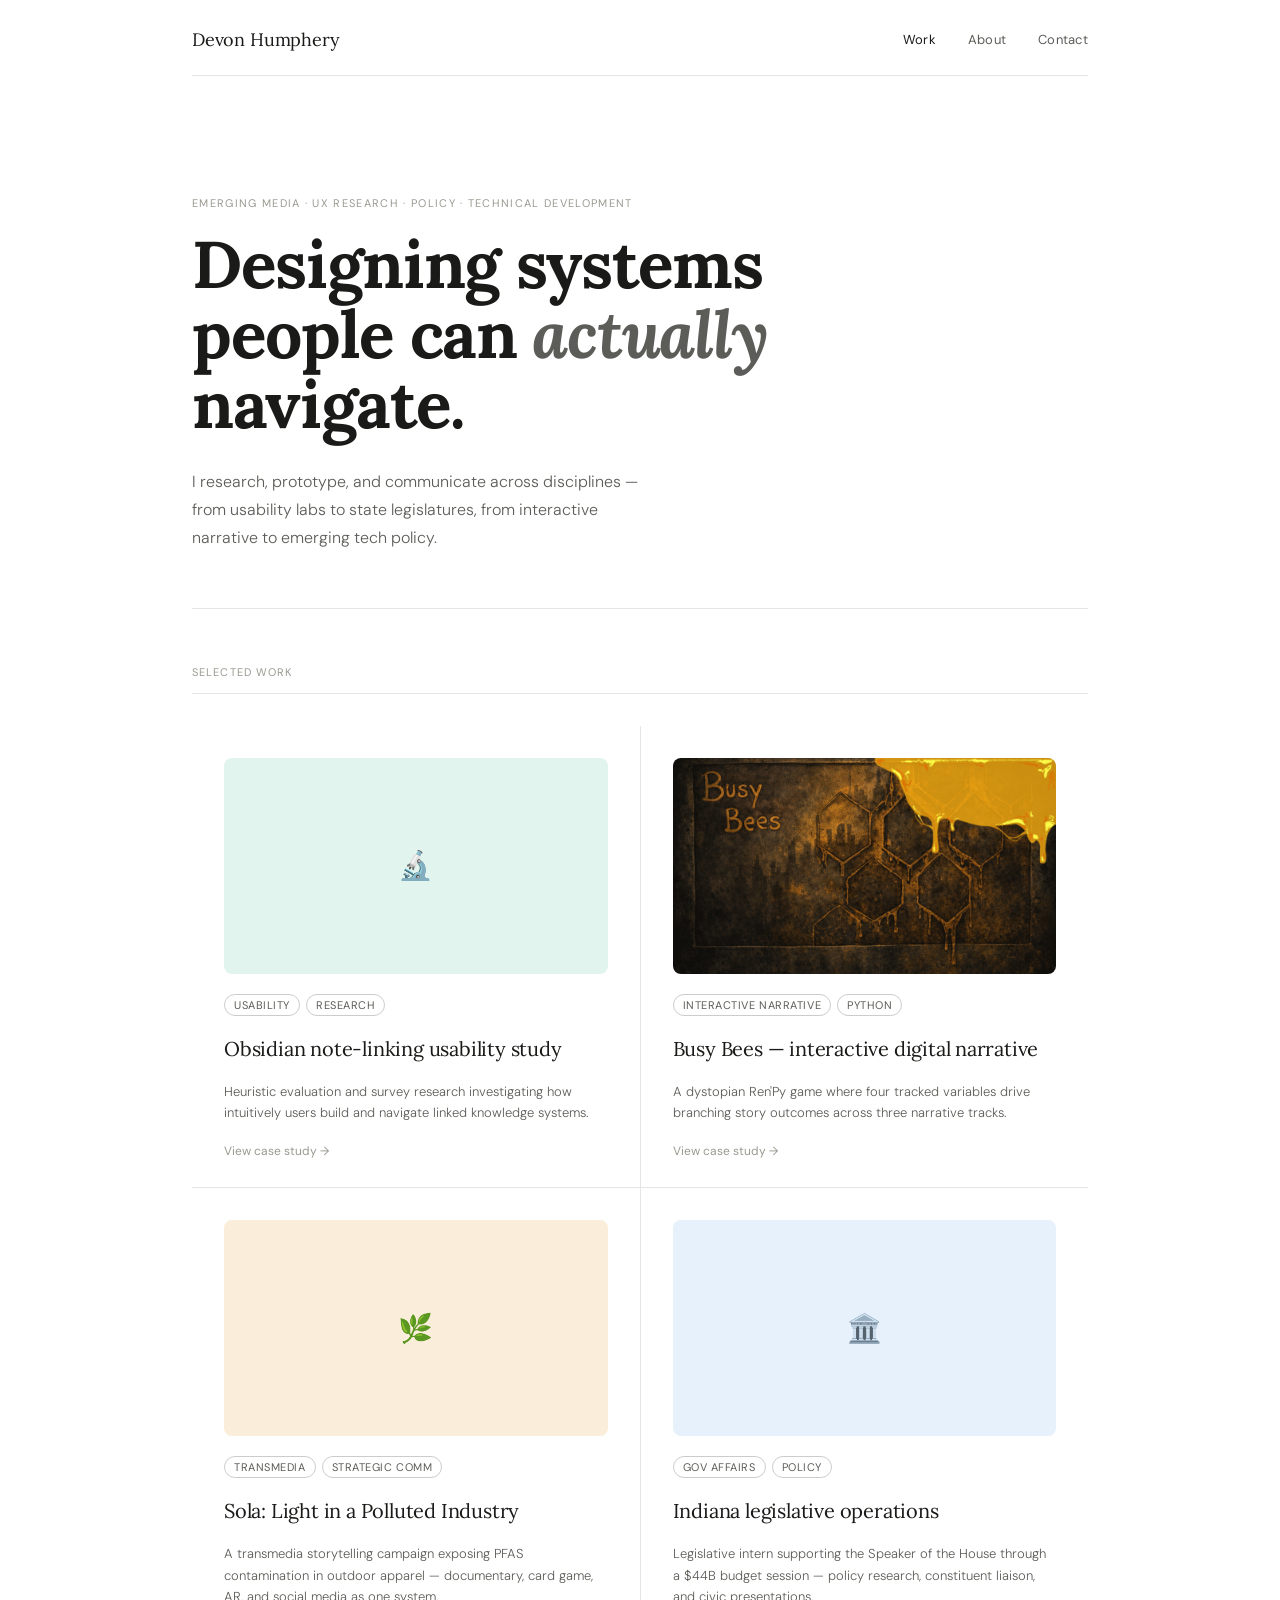
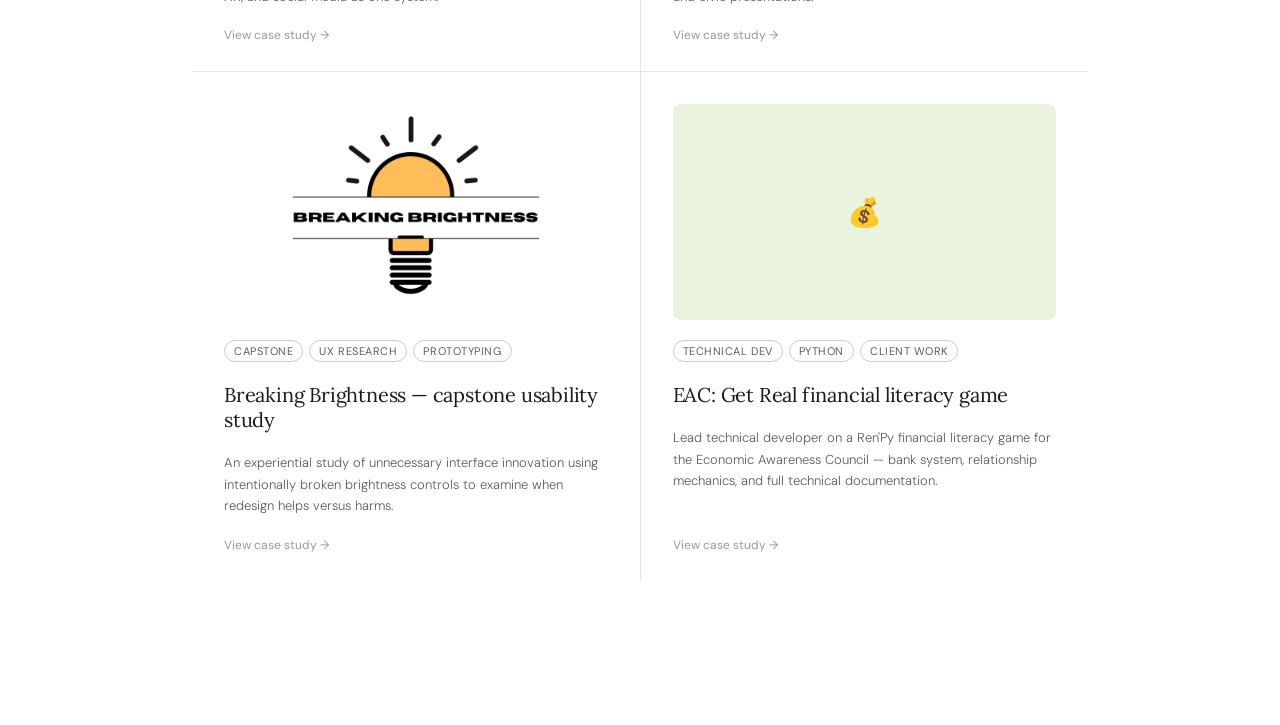
<file: index.html>
<!DOCTYPE html>
<html lang="en">
<head>
<meta charset="UTF-8">
<meta name="viewport" content="width=device-width, initial-scale=1.0">
<title>Devon Humphery — Portfolio</title>
<link rel="preconnect" href="https://fonts.googleapis.com">
<link href="https://fonts.googleapis.com/css2?family=Lora:ital,wght@0,400;0,500;1,400;1,500&family=DM+Sans:opsz,wght@9..40,300;9..40,400;9..40,500&display=swap" rel="stylesheet">
<link rel="stylesheet" href="css/styles.css">

</head>
<body>

<div class="wrap">
  <nav>
    <a class="logo" onclick="go('home')">Devon Humphery</a>
    <div class="nav-links">
      <a onclick="go('home')" id="nav-home" class="active">Work</a>
      <a onclick="go('about')" id="nav-about">About</a>
      <a onclick="go('contact')" id="nav-contact">Contact</a>
    </div>
  </nav>

  <!-- HOME -->
  <div id="page-home" class="page active">
    <div class="hero">
      <p class="eyebrow">Emerging media · UX research · Policy · Technical development</p>
      <h1 class="hero-title">Designing systems people can <em>actually</em> navigate.</h1>
      <p class="hero-sub">I research, prototype, and communicate across disciplines — from usability labs to state legislatures, from interactive narrative to emerging tech policy.</p>
    </div>
    <p class="sec-label">Selected work</p>
    <div class="grid">

      <div class="card" onclick="cs(0)">
        <div class="thumb" style="background:#E1F5EE">🔬</div>
        <div class="tags"><span class="tag">Usability</span><span class="tag">Research</span></div>
        <div class="card-title">Obsidian note-linking usability study</div>
        <div class="card-desc">Heuristic evaluation and survey research investigating how intuitively users build and navigate linked knowledge systems.</div>
        <span class="card-cta">View case study →</span>
      </div>

      <div class="card" onclick="cs(1)">
        <div class="thumb">
          <img src="assets/images/busy-bees-thumbnail.png"
               alt="Busy Bees thumbnail"
               style="width:100%;height:100%;object-fit:cover;border-radius:8px;">
        </div>
        <div class="tags"><span class="tag">Interactive Narrative</span><span class="tag">Python</span></div>
        <div class="card-title">Busy Bees — interactive digital narrative</div>
        <div class="card-desc">A dystopian Ren'Py game where four tracked variables drive branching story outcomes across three narrative tracks.</div>
        <span class="card-cta">View case study →</span>
      </div>

      <div class="card" onclick="cs(2)">
        <div class="thumb" style="background:#FAEEDA">🌿</div>
        <div class="tags"><span class="tag">Transmedia</span><span class="tag">Strategic Comm</span></div>
        <div class="card-title">Sola: Light in a Polluted Industry</div>
        <div class="card-desc">A transmedia storytelling campaign exposing PFAS contamination in outdoor apparel — documentary, card game, AR, and social media as one system.</div>
        <span class="card-cta">View case study →</span>
      </div>

      <div class="card" onclick="cs(3)">
        <div class="thumb" style="background:#E6F1FB">🏛️</div>
        <div class="tags"><span class="tag">Gov Affairs</span><span class="tag">Policy</span></div>
        <div class="card-title">Indiana legislative operations</div>
        <div class="card-desc">Legislative intern supporting the Speaker of the House through a $44B budget session — policy research, constituent liaison, and civic presentations.</div>
        <span class="card-cta">View case study →</span>
      </div>

      <div class="card" onclick="cs(4)">
        <div class="thumb">
          <img src="assets/images/breaking-brightness-thumbnail.png"
               alt="Breaking Brightness thumbnail"
               style="width:100%;height:100%;object-fit:cover;border-radius:8px;">
        </div>
        <div class="tags"><span class="tag">Capstone</span><span class="tag">UX Research</span><span class="tag">Prototyping</span></div>
        <div class="card-title">Breaking Brightness — capstone usability study</div>
        <div class="card-desc">An experiential study of unnecessary interface innovation using intentionally broken brightness controls to examine when redesign helps versus harms.</div>
        <span class="card-cta">View case study →</span>
      </div>

      <div class="card" onclick="cs(5)">
        <div class="thumb" style="background:#EAF3DE">💰</div>
        <div class="tags"><span class="tag">Technical Dev</span><span class="tag">Python</span><span class="tag">Client Work</span></div>
        <div class="card-title">EAC: Get Real financial literacy game</div>
        <div class="card-desc">Lead technical developer on a Ren'Py financial literacy game for the Economic Awareness Council — bank system, relationship mechanics, and full technical documentation.</div>
        <span class="card-cta">View case study →</span>
      </div>

    </div>
  </div>

  <!-- CASE STUDY -->
  <div id="page-cs" class="page">
    <div id="cs-content"></div>
  </div>

  <!-- ABOUT -->
  <div id="page-about" class="page">
    <p class="sec-label">About</p>
    <div class="about-grid">
      <div>
        <div class="avatar">
          <img src="assets/images/headshot.jpeg"
               alt="Devon Humphery"
               style="width:100%;height:100%;object-fit:cover;">
        </div>
        <div class="about-name">Devon Humphery</div>
        <div class="about-role">MA, Emerging Media Design &amp; Development<br>Ball State University, 2026</div>
      </div>
      <div class="about-right">
        <h2>I work where research, design, and policy meet.</h2>
        <p class="about-body">I hold an MA in Emerging Media Design and Development (HCI concentration) from Ball State University, where I spent two years studying how people interact with technology, systems, and stories. Before that, an acting background gave me a foundation in behavioral analysis, effective communication, and audience engagement.</p>
        <p class="about-body">My work spans usability testing, interactive narrative development, transmedia storytelling, technical Python development, and government affairs. I've coded games, evaluated AI chatbots, designed museum exhibits, built transmedia campaigns, and supported a $44B state budget session — sometimes in the same semester.</p>
        <p class="about-body">Currently serving as a Congressional Defense and Tech Policy Intern in the office of U.S. Senator Jim Banks in Washington, D.C.</p>
        <div class="sec-label" style="margin-top:2.25rem">Skills</div>
        <div class="skills-table">
          <div class="skill-row"><div class="skill-cell">Usability testing</div><div class="skill-cell">Heuristic evaluation, think-aloud, surveys</div></div>
          <div class="skill-row"><div class="skill-cell">Qualitative research</div><div class="skill-cell">Thematic analysis, Dedoose, affinity mapping</div></div>
          <div class="skill-row"><div class="skill-cell">Technical development</div><div class="skill-cell">Python (Ren'Py), IDN theory, game systems</div></div>
          <div class="skill-row"><div class="skill-cell">Strategic communication</div><div class="skill-cell">Transmedia, policy briefs, civic presentations</div></div>
          <div class="skill-row"><div class="skill-cell">Gov affairs</div><div class="skill-cell">Legislative research, stakeholder liaison</div></div>
          <div class="skill-row"><div class="skill-cell">Design</div><div class="skill-cell">Figma, prototyping, exhibit design</div></div>
        </div>
      </div>
    </div>
  </div>

  <!-- CONTACT -->
  <div id="page-contact" class="page">
    <p class="sec-label">Get in touch</p>
    <div class="contact-grid">
      <div class="contact-left">
        <h2>Let's connect.</h2>
        <p>Open to research roles, UX positions, policy-adjacent opportunities, and collaborative projects. I typically respond within 24 hours.</p>
        <div class="contact-info-item">
          <svg viewBox="0 0 24 24" width="15" height="15"><rect x="2" y="4" width="20" height="16" rx="2"/><path d="m2 7 10 7 10-7"/></svg>
          <a href="mailto:devnhumphery@gmail.com">devnhumphery@gmail.com</a>
        </div>
        <div class="contact-info-item">
          <svg viewBox="0 0 24 24" width="15" height="15"><path d="M22 16.92v3a2 2 0 0 1-2.18 2 19.79 19.79 0 0 1-8.63-3.07A19.5 19.5 0 0 1 4.69 12a19.79 19.79 0 0 1-3.07-8.67A2 2 0 0 1 3.6 1.27h3a2 2 0 0 1 2 1.72c.127.96.361 1.903.7 2.81a2 2 0 0 1-.45 2.11L7.91 8.91a16 16 0 0 0 6.06 6.06l.96-.96a2 2 0 0 1 2.11-.45 12.84 12.84 0 0 0 2.81.7A2 2 0 0 1 22 16.92z"/></svg>
          317-515-4022
        </div>
        <div class="contact-info-item">
          <svg viewBox="0 0 24 24" width="15" height="15"><path d="M16 8a6 6 0 0 1 6 6v7h-4v-7a2 2 0 0 0-2-2 2 2 0 0 0-2 2v7h-4v-7a6 6 0 0 1 6-6z"/><rect x="2" y="9" width="4" height="12"/><circle cx="4" cy="4" r="2"/></svg>
          <a href="https://linkedin.com/in/devon-humphery" target="_blank" rel="noopener">linkedin.com/in/devon-humphery</a>
        </div>
        <div class="contact-info-item">
          <svg viewBox="0 0 24 24" width="15" height="15"><path d="M21 10c0 7-9 13-9 13S3 17 3 10a9 9 0 0 1 18 0z"/><circle cx="12" cy="10" r="3"/></svg>
          Washington, D.C. · Open to remote
        </div>
      </div>
      <div>
        <div class="form-wrap">
          <form id="form-fields"
                action="https://formspree.io/f/xvzywvjd"
                method="POST">
            <div class="fl"><label>Your name</label><input type="text" id="fn" placeholder="Jane Smith"></div>
            <div class="fl"><label>Email</label><input type="email" id="fe" placeholder="jane@org.com"></div>
            <div class="fl">
              <label>Opportunity type</label>
              <select id="ft">
                <option value="">Select one...</option>
                <option>UX / research role</option>
                <option>Policy / gov affairs</option>
                <option>Project collaboration</option>
                <option>Speaking or presentation</option>
                <option>Other</option>
              </select>
            </div>
            <div class="fl"><label>Message</label><textarea id="fm" placeholder="Tell me about the opportunity or project..."></textarea></div>
            <button class="sbtn" type="submit">Send message</button>
            <p class="fnote">
              <!-- To wire up email: replace send() with a Formspree or EmailJS call -->
              Forwarded to devnhumphery@gmail.com
            </p>
          </div>
          </form>
            <div class="success-icon">✓</div>
            <h3>Message sent!</h3>
            <p>Thanks for reaching out — I'll be in touch within 24 hours.</p>
          </div>
        </div>
      </div>
    </div>
  </div>

</div><!-- /.wrap -->

<script src="js/app.js"></script>
</body>
</html>
</file>
<file: css/styles.css>
/* ── Reset ── */
*, *::before, *::after { box-sizing: border-box; margin: 0; padding: 0; }
html { scroll-behavior: smooth; }

/* ── Tokens ── */
:root {
  --serif: 'Lora', Georgia, serif;
  --sans: 'DM Sans', system-ui, sans-serif;
  --bg: #ffffff;
  --bg2: #f7f6f3;
  --bg3: #f0efe9;
  --text: #1a1a18;
  --muted: #5c5c58;
  --hint: #9a9990;
  --border: rgba(0,0,0,0.10);
  --border2: rgba(0,0,0,0.20);
  --radius-sm: 8px;
  --radius-md: 12px;
  --radius-lg: 16px;
  --max: 960px;
}

body {
  font-family: var(--sans);
  background: var(--bg);
  color: var(--text);
  -webkit-font-smoothing: antialiased;
}

/* ── Layout ── */
.wrap { max-width: var(--max); margin: 0 auto; padding: 0 2rem; }

/* ── Nav ── */
nav {
  display: flex;
  align-items: center;
  justify-content: space-between;
  padding: 1.75rem 0 1.5rem;
  border-bottom: 0.5px solid var(--border);
  position: sticky;
  top: 0;
  background: var(--bg);
  z-index: 100;
}
.logo {
  font-family: var(--serif);
  font-size: 18px;
  letter-spacing: -0.01em;
  cursor: pointer;
  color: var(--text);
  text-decoration: none;
}
.nav-links { display: flex; gap: 2rem; }
.nav-links a {
  font-size: 13px;
  color: var(--muted);
  text-decoration: none;
  cursor: pointer;
  letter-spacing: 0.02em;
  transition: color 0.15s;
}
.nav-links a:hover,
.nav-links a.active { color: var(--text); }

/* ── Pages ── */
.page { display: none; padding: 3.5rem 0 6rem; }
.page.active { display: block; }

/* ── Typography helpers ── */
.eyebrow {
  font-size: 11px;
  letter-spacing: 0.12em;
  text-transform: uppercase;
  color: var(--hint);
  margin-bottom: 1.25rem;
}
.sec-label {
  font-size: 11px;
  letter-spacing: 0.1em;
  text-transform: uppercase;
  color: var(--hint);
  margin-bottom: 2rem;
  padding-bottom: 0.875rem;
  border-bottom: 0.5px solid var(--border);
}

/* ── Hero ── */
.hero {
  padding: 4rem 0 3.5rem;
  border-bottom: 0.5px solid var(--border);
  margin-bottom: 3.5rem;
}
.hero-title {
  font-family: var(--serif);
  font-size: clamp(38px, 5.5vw, 66px);
  line-height: 1.06;
  letter-spacing: -0.02em;
  margin-bottom: 1.75rem;
  max-width: 700px;
}
.hero-title em { font-style: italic; color: var(--muted); }
.hero-sub {
  font-size: 16px;
  color: var(--muted);
  max-width: 460px;
  line-height: 1.75;
  font-weight: 300;
}

/* ── Work grid ── */
.grid {
  display: grid;
  grid-template-columns: 1fr 1fr;
  gap: 1px;
  background: var(--border);
  margin-bottom: 3rem;
}
.card {
  background: var(--bg);
  padding: 2rem 2rem 1.75rem;
  cursor: pointer;
  display: flex;
  flex-direction: column;
  gap: 1.25rem;
  transition: background 0.15s;
}
.card:hover { background: var(--bg2); }
.thumb {
  width: 100%;
  aspect-ratio: 16/9;
  border-radius: var(--radius-sm);
  display: flex;
  align-items: center;
  justify-content: center;
  font-size: 28px;
}
.tags { display: flex; gap: 6px; flex-wrap: wrap; }
.tag {
  font-size: 11px;
  letter-spacing: 0.05em;
  text-transform: uppercase;
  padding: 3px 9px;
  border-radius: 100px;
  border: 0.5px solid var(--border2);
  color: var(--muted);
}
.card-title {
  font-family: var(--serif);
  font-size: 20px;
  line-height: 1.25;
  letter-spacing: -0.01em;
}
.card-desc {
  font-size: 13px;
  color: var(--muted);
  line-height: 1.65;
  font-weight: 300;
}
.card-cta { font-size: 12px; color: var(--hint); margin-top: auto; }

/* ── Case study ── */
.cs-back {
  font-size: 13px;
  color: var(--muted);
  cursor: pointer;
  display: inline-flex;
  align-items: center;
  gap: 5px;
  margin-bottom: 2.5rem;
  transition: color 0.15s;
  background: none;
  border: none;
  font-family: var(--sans);
}
.cs-back:hover { color: var(--text); }
.cs-hero {
  padding-bottom: 2.5rem;
  border-bottom: 0.5px solid var(--border);
  margin-bottom: 3rem;
}
.cs-title {
  font-family: var(--serif);
  font-size: clamp(28px, 4.5vw, 52px);
  line-height: 1.1;
  letter-spacing: -0.02em;
  margin: 1.25rem 0;
}
.cs-sub {
  font-size: 16px;
  color: var(--muted);
  line-height: 1.75;
  max-width: 580px;
  font-weight: 300;
  margin-bottom: 2rem;
}
.cs-meta { display: flex; gap: 2.5rem; flex-wrap: wrap; }
.cs-meta-item { display: flex; flex-direction: column; gap: 3px; }
.cs-meta-label {
  font-size: 10px;
  text-transform: uppercase;
  letter-spacing: 0.09em;
  color: var(--hint);
}
.cs-meta-val { font-size: 13px; font-weight: 500; }
.cs-body { max-width: 660px; }
.cs-img {
  width: 100%;
  aspect-ratio: 16/9;
  border-radius: var(--radius-lg);
  margin-bottom: 3rem;
  display: flex;
  align-items: center;
  justify-content: center;
  font-size: 56px;
}
.cs-sec { margin-bottom: 2.25rem; }
.cs-sec h3 {
  font-family: var(--serif);
  font-size: 20px;
  margin-bottom: 0.875rem;
  letter-spacing: -0.01em;
}
.cs-sec p {
  font-size: 15px;
  line-height: 1.85;
  color: var(--muted);
  font-weight: 300;
}
.stats {
  display: grid;
  grid-template-columns: repeat(3, 1fr);
  gap: 1px;
  background: var(--border);
  border-radius: var(--radius-sm);
  overflow: hidden;
  margin: 2rem 0;
}
.stat { background: var(--bg2); padding: 1.25rem 1rem; }
.stat-num {
  font-family: var(--serif);
  font-size: 32px;
  letter-spacing: -0.02em;
  margin-bottom: 4px;
}
.stat-label { font-size: 12px; color: var(--muted); line-height: 1.4; }

/* ── Media placeholders ── */
.media-grid {
  display: grid;
  grid-template-columns: 1fr 1fr;
  gap: 12px;
  margin: 2rem 0;
}
.media-slot {
  border-radius: var(--radius-sm);
  border: 1.5px dashed var(--border2);
  aspect-ratio: 16/9;
  display: flex;
  flex-direction: column;
  align-items: center;
  justify-content: center;
  gap: 8px;
  background: var(--bg2);
  color: var(--hint);
}
.media-slot svg { width: 24px; height: 24px; stroke: var(--hint); fill: none; stroke-width: 1.5; }
.media-slot span { font-size: 12px; color: var(--hint); text-align: center; padding: 0 1rem; }
.media-slot-full { grid-column: 1 / -1; aspect-ratio: 16/7; }

/* Replace a placeholder with a real image: */
/* .media-slot { padding: 0; overflow: hidden; } */
/* .media-slot img { width: 100%; height: 100%; object-fit: cover; } */

/* Replace the video placeholder: */
/* .media-slot-full { padding: 0; overflow: hidden; } */
/* .media-slot-full video, .media-slot-full iframe { width: 100%; height: 100%; } */

/* ── About ── */
.about-grid {
  display: grid;
  grid-template-columns: 280px 1fr;
  gap: 4rem;
  align-items: start;
}
.avatar {
  width: 100%;
  aspect-ratio: 3/4;
  border-radius: var(--radius-lg);
  display: flex;
  align-items: center;
  justify-content: center;
  font-size: 72px;
  margin-bottom: 1.25rem;
  background: var(--bg2);
  overflow: hidden;
}
/* Replace avatar: <img src="your-photo.jpg" style="width:100%;height:100%;object-fit:cover"> */
.about-name {
  font-family: var(--serif);
  font-size: 22px;
  letter-spacing: -0.01em;
  margin-bottom: 4px;
}
.about-role { font-size: 13px; color: var(--muted); }
.about-right h2 {
  font-family: var(--serif);
  font-size: 32px;
  line-height: 1.2;
  letter-spacing: -0.02em;
  margin-bottom: 1.5rem;
}
.about-body {
  font-size: 15px;
  line-height: 1.85;
  color: var(--muted);
  font-weight: 300;
  margin-bottom: 1.25rem;
}
.skills-table {
  width: 100%;
  border: 0.5px solid var(--border);
  border-radius: var(--radius-sm);
  overflow: hidden;
  margin-top: 2rem;
}
.skill-row { display: grid; grid-template-columns: 1fr 1fr; }
.skill-row:not(:last-child) { border-bottom: 0.5px solid var(--border); }
.skill-cell { padding: 0.75rem 1rem; font-size: 13px; }
.skill-cell:first-child { border-right: 0.5px solid var(--border); font-weight: 500; }
.skill-cell:last-child { color: var(--muted); }

/* ── Contact ── */
.contact-grid {
  display: grid;
  grid-template-columns: 1fr 1.4fr;
  gap: 4rem;
  align-items: start;
}
.contact-left h2 {
  font-family: var(--serif);
  font-size: 32px;
  line-height: 1.2;
  letter-spacing: -0.02em;
  margin-bottom: 1.25rem;
}
.contact-left p {
  font-size: 15px;
  color: var(--muted);
  line-height: 1.8;
  font-weight: 300;
  margin-bottom: 1.75rem;
}
.contact-info-item {
  font-size: 13px;
  color: var(--muted);
  display: flex;
  align-items: center;
  gap: 9px;
  margin-bottom: 0.875rem;
}
.contact-info-item a { color: var(--text); text-decoration: none; }
.contact-info-item a:hover { text-decoration: underline; }
.form-wrap {
  background: var(--bg2);
  border-radius: var(--radius-lg);
  padding: 1.75rem;
}
.fl { margin-bottom: 1.1rem; }
.fl label {
  display: block;
  font-size: 11px;
  text-transform: uppercase;
  letter-spacing: 0.07em;
  color: var(--muted);
  margin-bottom: 0.4rem;
}
.fl input,
.fl textarea,
.fl select {
  width: 100%;
  background: var(--bg);
  border: 0.5px solid var(--border2);
  border-radius: var(--radius-sm);
  padding: 10px 12px;
  font-family: var(--sans);
  font-size: 14px;
  color: var(--text);
  outline: none;
  transition: border-color 0.15s;
  resize: none;
  appearance: none;
}
.fl input:focus, .fl textarea:focus { border-color: var(--text); }
.fl textarea { min-height: 110px; }
.sbtn {
  width: 100%;
  padding: 13px;
  background: var(--text);
  color: var(--bg);
  border: none;
  border-radius: var(--radius-sm);
  font-family: var(--sans);
  font-size: 13px;
  font-weight: 500;
  cursor: pointer;
  letter-spacing: 0.03em;
  transition: opacity 0.15s;
}
.sbtn:hover { opacity: 0.8; }
.fnote {
  font-size: 11px;
  color: var(--hint);
  text-align: center;
  margin-top: 0.6rem;
}
.success { text-align: center; padding: 2rem 1rem; display: none; }
.success-icon { font-size: 28px; margin-bottom: 0.75rem; }
.success h3 {
  font-family: var(--serif);
  font-size: 20px;
  margin-bottom: 0.4rem;
}
.success p { font-size: 13px; color: var(--muted); }

/* ── Responsive ── */
@media (max-width: 680px) {
  .grid { grid-template-columns: 1fr; }
  .about-grid { grid-template-columns: 1fr; gap: 2rem; }
  .contact-grid { grid-template-columns: 1fr; gap: 2.5rem; }
  .media-grid { grid-template-columns: 1fr; }
  .cs-meta { gap: 1.5rem; }
  nav { flex-wrap: wrap; gap: 0.75rem; }
}
</file>
